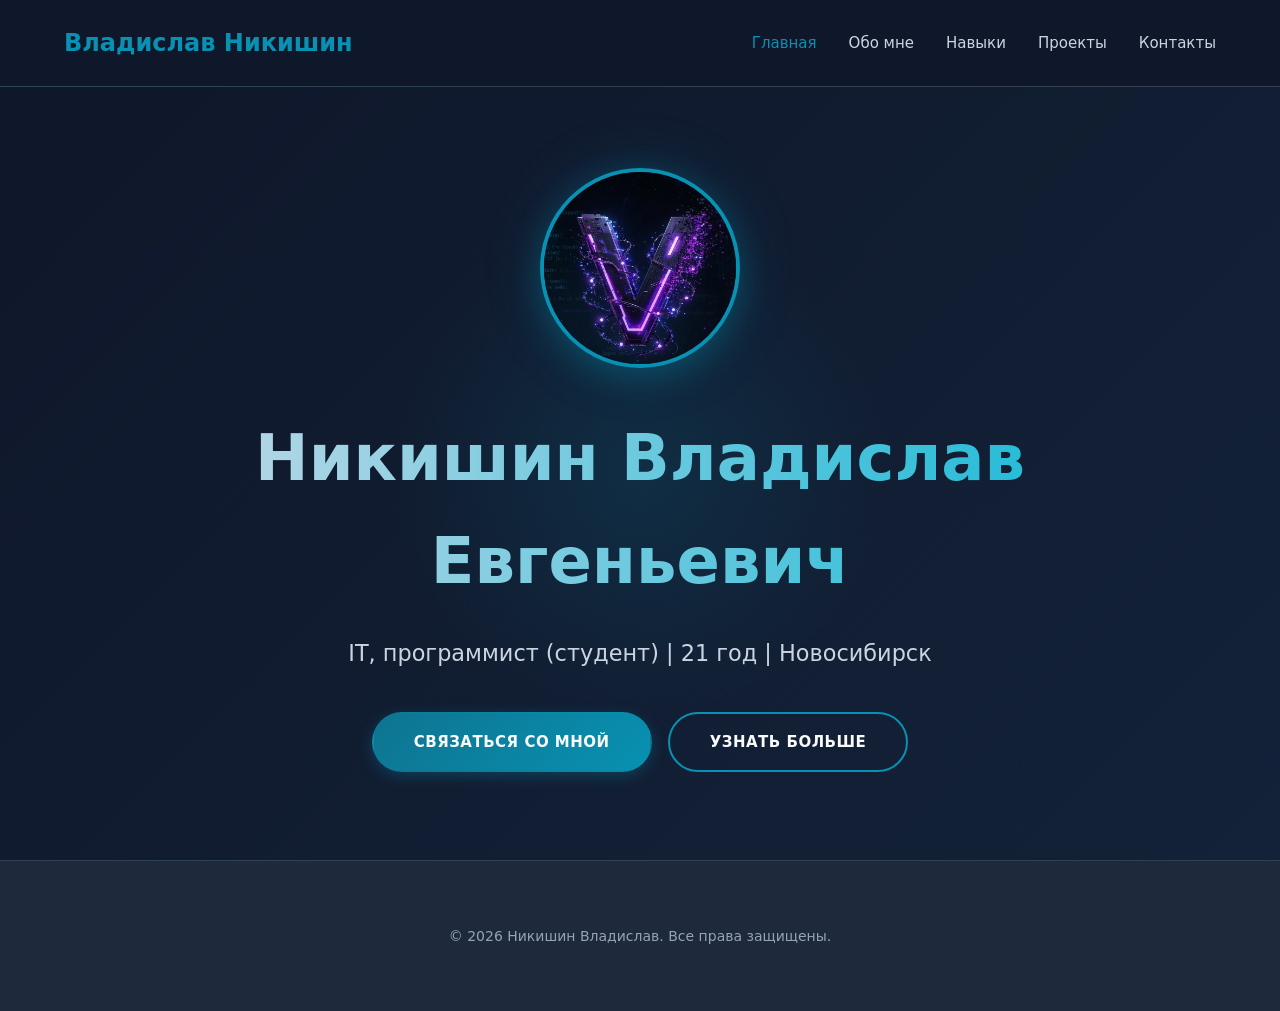
<file: index.html>
<!DOCTYPE html>
<html lang="ru">
<head>
    <meta charset="UTF-8">
    <meta name="viewport" content="width=device-width, initial-scale=1.0">
    <link rel="stylesheet" href="style.css">
    <title>Никишин Владислав — Портфолио</title>
</head>
<body>
    <header class="header" id="header">
        <div class="container">
            <nav class="nav">
                <div class="logo"><a href="index.html">Владислав Никишин</a></div>
                <button class="burger-btn" aria-label="Меню" aria-expanded="false">
                    <span></span>
                    <span></span>
                    <span></span>
                </button>
                <ul class="nav-menu">
                    <li><a href="index.html" class="active">Главная</a></li>
                    <li><a href="about.html">Обо мне</a></li>
                    <li><a href="skills.html">Навыки</a></li>
                    <li><a href="projects.html">Проекты</a></li>
                    <li><a href="contact.html">Контакты</a></li>
                </ul>
            </nav>
        </div>
    </header>

    <main>
        <section class="hero">
            <div class="container">
                <div class="hero-content">
                    <div class="hero-avatar">
                        <img src="images/avatar%20V.png" alt="Никишин Владислав">
                    </div>
                    <h1 class="hero-title">Никишин Владислав Евгеньевич</h1>
                    <p class="hero-subtitle">IT, программист (студент) | 21 год | Новосибирск</p>
                    <div class="hero-buttons">
                        <a href="contact.html" class="btn btn-primary">Связаться со мной</a>
                        <a href="about.html" class="btn btn-secondary">Узнать больше</a>
                    </div>
                </div>
            </div>
        </section>
    </main>

    <footer class="footer">
        <div class="container">
            <p>&copy; 2026 Никишин Владислав. Все права защищены.</p>
        </div>
    </footer>

    <script src="main.js"></script>
</body>
</html>
</file>
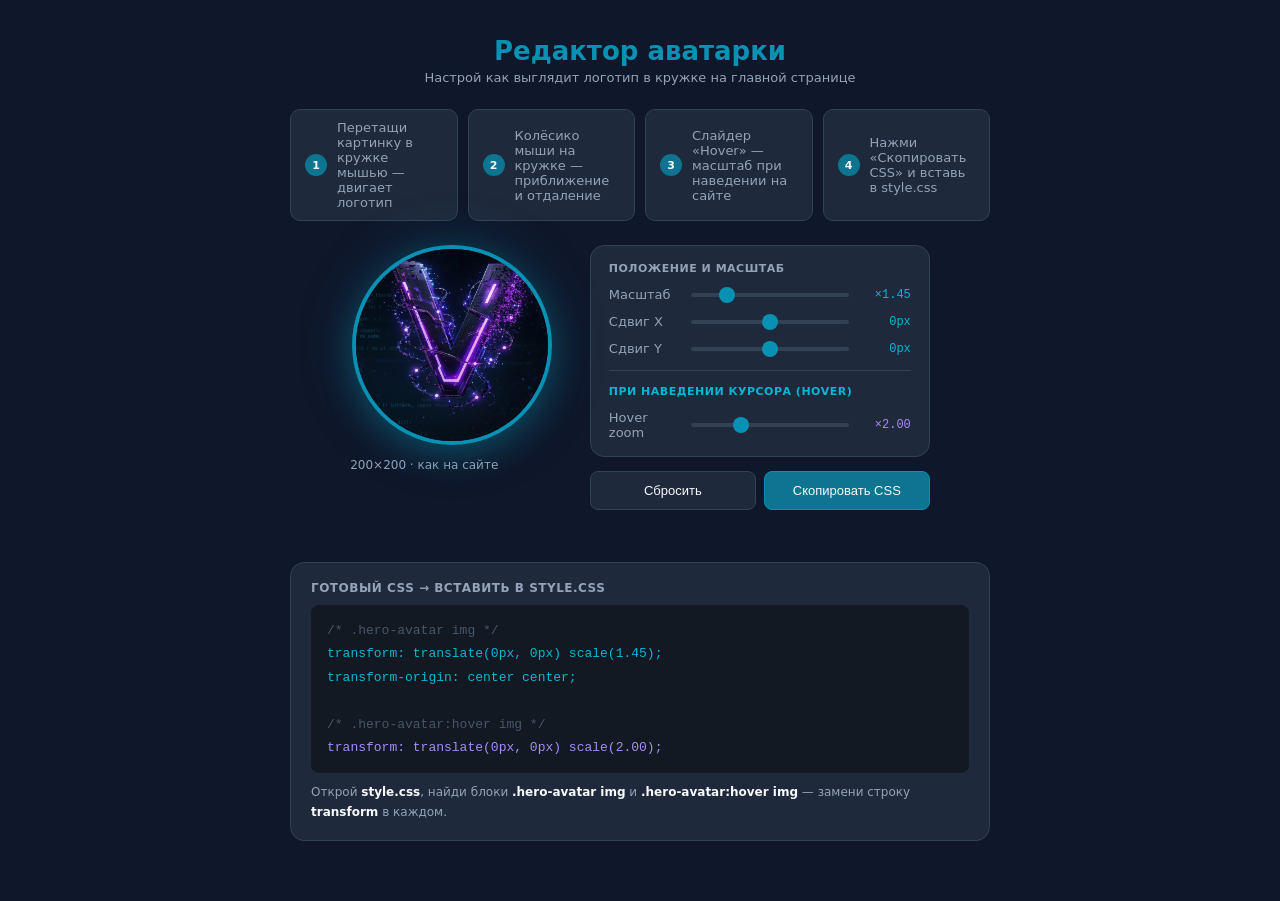
<file: avatar-editor.html>
<!DOCTYPE html>
<html lang="ru">
<head>
    <meta charset="UTF-8">
    <meta name="viewport" content="width=device-width, initial-scale=1.0">
    <title>Редактор аватарки</title>
    <style>
        :root {
            --primary: #0891b2;
            --primary-dark: #0e7490;
            --primary-light: #06b6d4;
            --bg: #0f172a;
            --bg-card: #1e293b;
            --border: #334155;
            --text: #f8fafc;
            --muted: #94a3b8;
            --success: #10b981;
        }

        * { margin: 0; padding: 0; box-sizing: border-box; }

        body {
            background: var(--bg);
            color: var(--text);
            font-family: "Inter", system-ui, -apple-system, sans-serif;
            min-height: 100vh;
            display: flex;
            flex-direction: column;
            align-items: center;
            padding: 36px 20px 60px;
            gap: 24px;
        }

        /* ── Header ── */
        header { text-align: center; }
        header h1 {
            font-size: 26px;
            font-weight: 700;
            color: var(--primary);
            margin-bottom: 4px;
        }
        header p { font-size: 13px; color: var(--muted); }

        /* ── Инструкция ── */
        .instructions {
            display: flex;
            gap: 10px;
            flex-wrap: wrap;
            justify-content: center;
            max-width: 700px;
            width: 100%;
        }

        .step {
            background: var(--bg-card);
            border: 1px solid var(--border);
            border-radius: 10px;
            padding: 10px 14px;
            display: flex;
            align-items: center;
            gap: 10px;
            font-size: 13px;
            color: var(--muted);
            flex: 1;
            min-width: 140px;
        }

        .step-num {
            width: 22px;
            height: 22px;
            border-radius: 50%;
            background: var(--primary-dark);
            color: var(--text);
            font-size: 11px;
            font-weight: 700;
            display: flex;
            align-items: center;
            justify-content: center;
            flex-shrink: 0;
        }

        /* ── Layout ── */
        .layout {
            display: flex;
            gap: 36px;
            align-items: flex-start;
            flex-wrap: wrap;
            justify-content: center;
            width: 100%;
            max-width: 700px;
        }

        /* ── Preview ── */
        .preview-wrap {
            display: flex;
            flex-direction: column;
            align-items: center;
            gap: 10px;
            flex-shrink: 0;
        }

        #circle {
            width: 200px;
            height: 200px;
            border-radius: 50%;
            overflow: hidden;
            border: 4px solid var(--primary);
            box-shadow: 0 8px 32px rgba(8,145,178,.35), 0 0 60px rgba(8,145,178,.2);
            cursor: grab;
            position: relative;
            user-select: none;
            touch-action: none;
        }

        #circle.dragging { cursor: grabbing; }

        #circle img {
            width: 100%;
            height: 100%;
            object-fit: cover;
            transform-origin: center center;
            pointer-events: none;
            display: block;
            transition: transform 0.4s ease;
        }

        .preview-labels {
            display: flex;
            gap: 8px;
            align-items: center;
        }

        .preview-hint { font-size: 12px; color: var(--muted); }

        .hover-badge {
            font-size: 11px;
            background: rgba(8,145,178,.2);
            color: var(--primary-light);
            border: 1px solid var(--primary-dark);
            border-radius: 4px;
            padding: 2px 7px;
            opacity: 0;
            transition: opacity .3s;
        }

        .hover-badge.visible { opacity: 1; }

        /* ── Controls ── */
        .controls {
            display: flex;
            flex-direction: column;
            gap: 14px;
            flex: 1;
            min-width: 260px;
            max-width: 340px;
        }

        .card {
            background: var(--bg-card);
            border: 1px solid var(--border);
            border-radius: 14px;
            padding: 16px 18px;
            display: flex;
            flex-direction: column;
            gap: 12px;
        }

        .card-title {
            font-size: 11px;
            font-weight: 600;
            color: var(--muted);
            text-transform: uppercase;
            letter-spacing: .5px;
        }

        .card-title.accent { color: var(--primary-light); }

        .divider {
            height: 1px;
            background: var(--border);
            margin: 2px 0;
        }

        .row {
            display: flex;
            align-items: center;
            gap: 10px;
        }

        .row label {
            font-size: 13px;
            color: var(--muted);
            width: 72px;
            flex-shrink: 0;
        }

        input[type="range"] {
            flex: 1;
            -webkit-appearance: none;
            height: 4px;
            background: var(--border);
            border-radius: 2px;
            outline: none;
            cursor: pointer;
        }

        input[type="range"]::-webkit-slider-thumb {
            -webkit-appearance: none;
            width: 16px;
            height: 16px;
            border-radius: 50%;
            background: var(--primary);
            cursor: pointer;
            transition: background .2s;
        }

        input[type="range"]::-webkit-slider-thumb:hover { background: var(--primary-light); }

        .badge {
            font-size: 12px;
            font-family: monospace;
            color: var(--primary-light);
            width: 52px;
            text-align: right;
            flex-shrink: 0;
        }

        .badge.hover-color { color: #a78bfa; }

        /* ── Buttons ── */
        .btn-row { display: flex; gap: 8px; }

        .btn {
            flex: 1;
            padding: 11px 14px;
            border-radius: 8px;
            border: 1px solid var(--border);
            background: var(--bg-card);
            color: var(--text);
            cursor: pointer;
            font-size: 13px;
            font-weight: 500;
            transition: all .2s ease;
        }

        .btn:hover { border-color: var(--primary); background: rgba(8,145,178,.1); }
        .btn-primary { background: var(--primary-dark); border-color: var(--primary); }
        .btn-primary:hover { background: var(--primary); }

        /* ── CSS Output ── */
        .css-block {
            background: var(--bg-card);
            border: 1px solid var(--border);
            border-radius: 14px;
            padding: 18px 20px;
            display: flex;
            flex-direction: column;
            gap: 10px;
            width: 100%;
            max-width: 700px;
        }

        .css-header {
            display: flex;
            justify-content: space-between;
            align-items: center;
        }

        .css-label { font-size: 12px; font-weight: 600; color: var(--muted); text-transform: uppercase; letter-spacing: .5px; }

        #copiedBadge {
            font-size: 12px;
            color: var(--success);
            opacity: 0;
            transition: opacity .3s;
        }

        #copiedBadge.show { opacity: 1; }

        pre {
            font-family: "Consolas", "Fira Code", monospace;
            font-size: 13px;
            color: var(--primary-light);
            background: rgba(0,0,0,.4);
            border-radius: 8px;
            padding: 14px 16px;
            line-height: 1.8;
            overflow-x: auto;
        }

        pre .comment { color: #475569; }
        pre .hover-line { color: #a78bfa; }

        .hint { font-size: 12px; color: var(--muted); line-height: 1.6; }
        .hint strong { color: var(--text); }
    </style>
</head>
<body>

<header>
    <h1>Редактор аватарки</h1>
    <p>Настрой как выглядит логотип в кружке на главной странице</p>
</header>

<!-- Инструкция -->
<div class="instructions">
    <div class="step">
        <div class="step-num">1</div>
        Перетащи картинку в кружке мышью — двигает логотип
    </div>
    <div class="step">
        <div class="step-num">2</div>
        Колёсико мыши на кружке — приближение и отдаление
    </div>
    <div class="step">
        <div class="step-num">3</div>
        Слайдер «Hover» — масштаб при наведении на сайте
    </div>
    <div class="step">
        <div class="step-num">4</div>
        Нажми «Скопировать CSS» и вставь в style.css
    </div>
</div>

<div class="layout">

    <!-- Preview -->
    <div class="preview-wrap">
        <div id="circle">
            <img id="avatar" src="images/avatar%20V.png" alt="avatar" draggable="false">
        </div>
        <div class="preview-labels">
            <span class="preview-hint">200×200 · как на сайте</span>
            <span class="hover-badge" id="hoverBadge">hover</span>
        </div>
    </div>

    <!-- Controls -->
    <div class="controls">

        <div class="card">
            <div class="card-title">Положение и масштаб</div>

            <div class="row">
                <label>Масштаб</label>
                <input type="range" id="sSlider" min="0.3" max="6" step="0.01" value="1.45">
                <span class="badge" id="sVal">×1.45</span>
            </div>

            <div class="row">
                <label>Сдвиг X</label>
                <input type="range" id="xSlider" min="-300" max="300" step="1" value="0">
                <span class="badge" id="xVal">0px</span>
            </div>

            <div class="row">
                <label>Сдвиг Y</label>
                <input type="range" id="ySlider" min="-300" max="300" step="1" value="0">
                <span class="badge" id="yVal">0px</span>
            </div>

            <div class="divider"></div>

            <div class="card-title accent">При наведении курсора (hover)</div>

            <div class="row">
                <label>Hover zoom</label>
                <input type="range" id="hSlider" min="0.3" max="6" step="0.01" value="2.0">
                <span class="badge hover-color" id="hVal">×2.00</span>
            </div>
        </div>

        <div class="btn-row">
            <button class="btn" id="resetBtn">Сбросить</button>
            <button class="btn btn-primary" id="copyBtn">Скопировать CSS</button>
        </div>
        <span id="copiedBadge">✓ Скопировано в буфер обмена</span>
    </div>
</div>

<!-- CSS Output -->
<div class="css-block">
    <div class="css-header">
        <span class="css-label">Готовый CSS → вставить в style.css</span>
        <span id="copiedBadge2" style="font-size:12px;color:var(--success);opacity:0;transition:opacity .3s"></span>
    </div>
    <pre id="cssOut"></pre>
    <p class="hint">
        Открой <strong>style.css</strong>, найди блоки
        <strong>.hero-avatar img</strong> и <strong>.hero-avatar:hover img</strong>
        — замени строку <strong>transform</strong> в каждом.
    </p>
</div>

<script>
    const circle      = document.getElementById('circle');
    const avatar      = document.getElementById('avatar');
    const sSlider     = document.getElementById('sSlider');
    const xSlider     = document.getElementById('xSlider');
    const ySlider     = document.getElementById('ySlider');
    const hSlider     = document.getElementById('hSlider');
    const sVal        = document.getElementById('sVal');
    const xVal        = document.getElementById('xVal');
    const yVal        = document.getElementById('yVal');
    const hVal        = document.getElementById('hVal');
    const cssOut      = document.getElementById('cssOut');
    const copiedBadge = document.getElementById('copiedBadge');
    const hoverBadge  = document.getElementById('hoverBadge');

    let s  = 1.45;
    let tx = 0;
    let ty = 0;
    let hs = 2.0;
    let isHovering = false;

    let dragging = false;
    let dragX0 = 0, dragY0 = 0, txAtDrag = 0, tyAtDrag = 0;

    function clamp(v, lo, hi) { return Math.max(lo, Math.min(hi, v)); }

    function applyTransform(scale) {
        avatar.style.transform       = `translate(${tx}px, ${ty}px) scale(${scale})`;
        avatar.style.transformOrigin = 'center center';
    }

    function render() {
        s  = clamp(s,  0.3, 6);
        tx = clamp(tx, -300, 300);
        ty = clamp(ty, -300, 300);
        hs = clamp(hs, 0.3, 6);

        applyTransform(isHovering ? hs : s);

        sSlider.value = s;
        xSlider.value = tx;
        ySlider.value = ty;
        hSlider.value = hs;

        sVal.textContent = `×${s.toFixed(2)}`;
        xVal.textContent = `${Math.round(tx)}px`;
        yVal.textContent = `${Math.round(ty)}px`;
        hVal.textContent = `×${hs.toFixed(2)}`;

        const txR = Math.round(tx), tyR = Math.round(ty);
        cssOut.innerHTML =
`<span class="comment">/* .hero-avatar img */</span>
transform: translate(${txR}px, ${tyR}px) scale(${s.toFixed(2)});
transform-origin: center center;

<span class="comment">/* .hero-avatar:hover img */</span>
<span class="hover-line">transform: translate(${txR}px, ${tyR}px) scale(${hs.toFixed(2)});</span>`;
    }

    // ── hover preview ──
    circle.addEventListener('mouseenter', () => {
        if (dragging) return;
        isHovering = true;
        hoverBadge.classList.add('visible');
        applyTransform(hs);
    });

    circle.addEventListener('mouseleave', () => {
        isHovering = false;
        hoverBadge.classList.remove('visible');
        applyTransform(s);
    });

    // ── mouse drag ──
    circle.addEventListener('mousedown', e => {
        if (e.button !== 0) return;
        dragging = true;
        isHovering = false;
        dragX0   = e.clientX; dragY0   = e.clientY;
        txAtDrag = tx;        tyAtDrag = ty;
        circle.classList.add('dragging');
        e.preventDefault();
    });

    window.addEventListener('mousemove', e => {
        if (!dragging) return;
        tx = txAtDrag + (e.clientX - dragX0);
        ty = tyAtDrag + (e.clientY - dragY0);
        render();
    });

    window.addEventListener('mouseup', () => {
        dragging = false;
        circle.classList.remove('dragging');
    });

    // ── touch drag ──
    circle.addEventListener('touchstart', e => {
        const t = e.touches[0];
        dragging = true;
        dragX0   = t.clientX; dragY0   = t.clientY;
        txAtDrag = tx;        tyAtDrag = ty;
        e.preventDefault();
    }, { passive: false });

    window.addEventListener('touchmove', e => {
        if (!dragging) return;
        const t = e.touches[0];
        tx = txAtDrag + (t.clientX - dragX0);
        ty = tyAtDrag + (t.clientY - dragY0);
        render();
    });

    window.addEventListener('touchend', () => { dragging = false; });

    // ── wheel zoom ──
    circle.addEventListener('wheel', e => {
        e.preventDefault();
        s += e.deltaY > 0 ? -0.08 : 0.08;
        render();
    }, { passive: false });

    // ── sliders ──
    sSlider.addEventListener('input', () => { s  = parseFloat(sSlider.value); render(); });
    xSlider.addEventListener('input', () => { tx = parseInt(xSlider.value);   render(); });
    ySlider.addEventListener('input', () => { ty = parseInt(ySlider.value);   render(); });
    hSlider.addEventListener('input', () => { hs = parseFloat(hSlider.value); render(); });

    // ── buttons ──
    document.getElementById('resetBtn').addEventListener('click', () => {
        s = 1; tx = 0; ty = 0; hs = 1.2; render();
    });

    function showCopied(el) {
        el.textContent = '✓ Скопировано!';
        el.style.opacity = 1;
        setTimeout(() => { el.style.opacity = 0; }, 2500);
    }

    document.getElementById('copyBtn').addEventListener('click', () => {
        const text = cssOut.innerText;
        navigator.clipboard.writeText(text).then(() => {
            showCopied(copiedBadge);
        });
    });

    render();
</script>
</body>
</html>
</file>
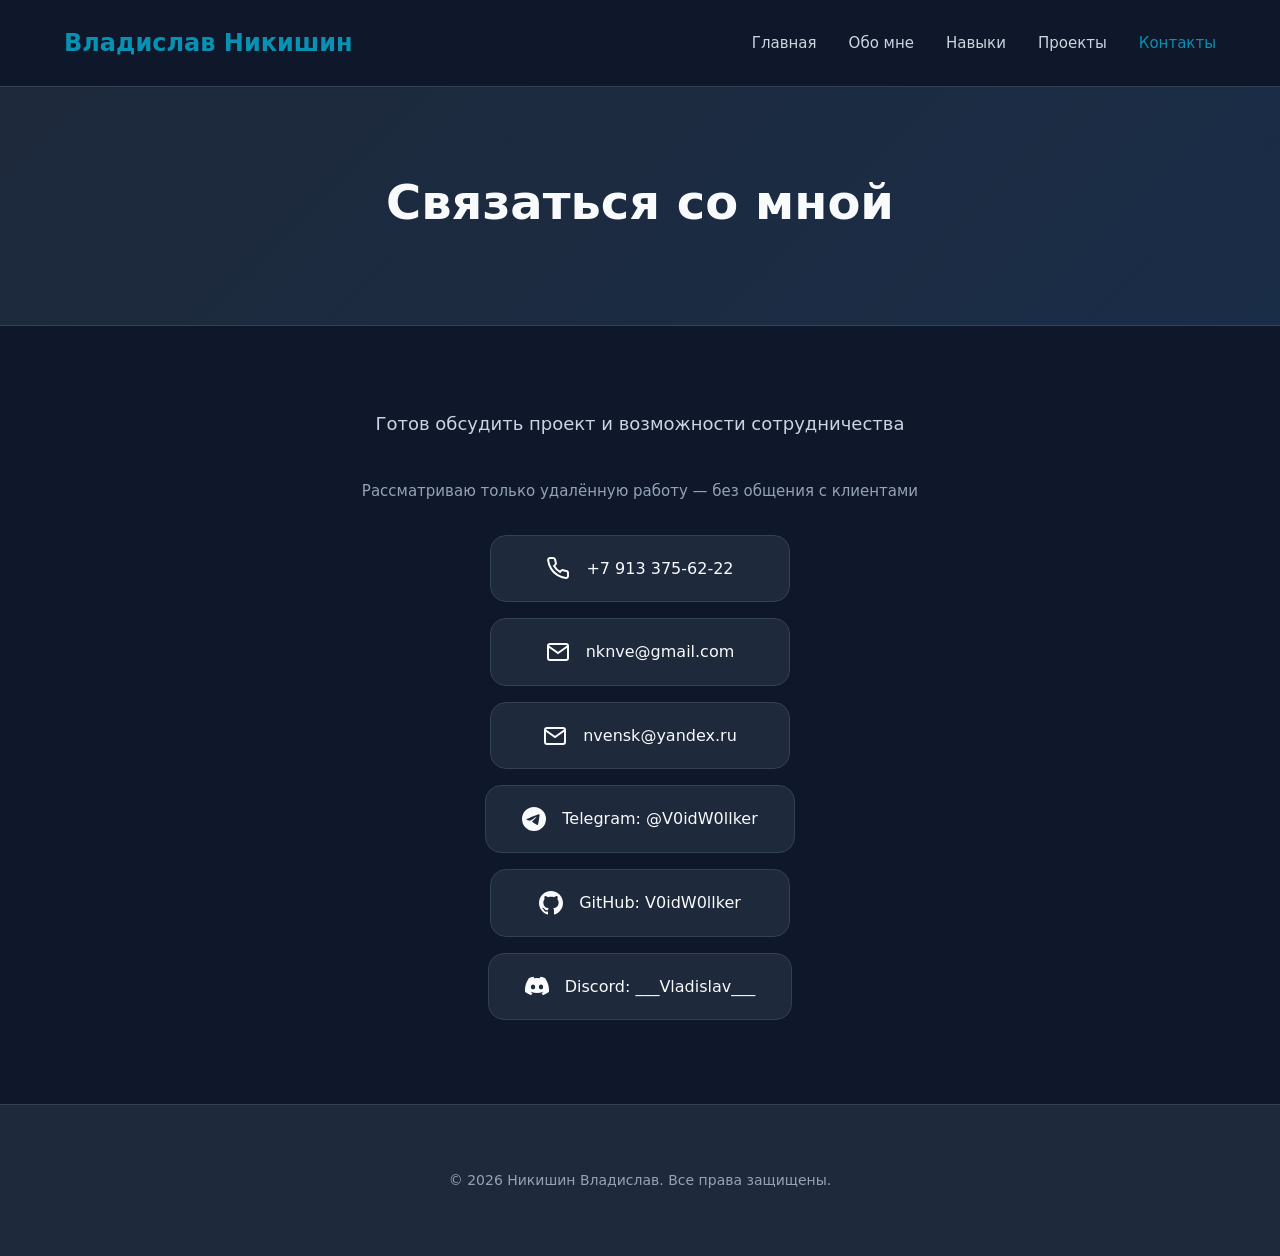
<file: contact.html>
<!DOCTYPE html>
<html lang="ru">
<head>
    <meta charset="UTF-8">
    <meta name="viewport" content="width=device-width, initial-scale=1.0">
    <link rel="stylesheet" href="style.css">
    <title>Контакты — Никишин Владислав</title>
</head>
<body>
    <header class="header" id="header">
        <div class="container">
            <nav class="nav">
                <div class="logo"><a href="index.html">Владислав Никишин</a></div>
                <button class="burger-btn" aria-label="Меню" aria-expanded="false">
                    <span></span>
                    <span></span>
                    <span></span>
                </button>
                <ul class="nav-menu">
                    <li><a href="index.html">Главная</a></li>
                    <li><a href="about.html">Обо мне</a></li>
                    <li><a href="skills.html">Навыки</a></li>
                    <li><a href="projects.html">Проекты</a></li>
                    <li><a href="contact.html" class="active">Контакты</a></li>
                </ul>
            </nav>
        </div>
    </header>

    <main>
        <section class="page-hero">
            <div class="container">
                <h1 class="page-title">Связаться со мной</h1>
            </div>
        </section>

        <section class="contact-page">
            <div class="container">
                <div class="contact-content">
                    <p>Готов обсудить проект и возможности сотрудничества</p>
                    <p style="font-size: 15px; color: var(--text-muted); margin-bottom: 32px;">Рассматриваю только удалённую работу — без общения с клиентами</p>
                    <div class="contact-links">
                        <a href="tel:+79133756222" class="contact-link">
                            <svg width="24" height="24" viewBox="0 0 24 24" fill="none" stroke="currentColor" stroke-width="2">
                                <path d="M22 16.92v3a2 2 0 0 1-2.18 2 19.79 19.79 0 0 1-8.63-3.07 19.5 19.5 0 0 1-6-6 19.79 19.79 0 0 1-3.07-8.67A2 2 0 0 1 4.11 2h3a2 2 0 0 1 2 1.72 12.84 12.84 0 0 0 .7 2.81 2 2 0 0 1-.45 2.11L8.09 9.91a16 16 0 0 0 6 6l1.27-1.27a2 2 0 0 1 2.11-.45 12.84 12.84 0 0 0 2.81.7A2 2 0 0 1 22 16.92z"></path>
                            </svg>
                            +7 913 375-62-22
                        </a>

                        <a href="mailto:nknve@gmail.com" class="contact-link">
                            <svg width="24" height="24" viewBox="0 0 24 24" fill="none" stroke="currentColor" stroke-width="2">
                                <path d="M4 4h16c1.1 0 2 .9 2 2v12c0 1.1-.9 2-2 2H4c-1.1 0-2-.9-2-2V6c0-1.1.9-2 2-2z"></path>
                                <polyline points="22,6 12,13 2,6"></polyline>
                            </svg>
                            nknve@gmail.com
                        </a>

                        <a href="mailto:nvensk@yandex.ru" class="contact-link">
                            <svg width="24" height="24" viewBox="0 0 24 24" fill="none" stroke="currentColor" stroke-width="2">
                                <path d="M4 4h16c1.1 0 2 .9 2 2v12c0 1.1-.9 2-2 2H4c-1.1 0-2-.9-2-2V6c0-1.1.9-2 2-2z"></path>
                                <polyline points="22,6 12,13 2,6"></polyline>
                            </svg>
                            nvensk@yandex.ru
                        </a>

                        <a href="https://t.me/V0idW0llker" target="_blank" class="contact-link">
                            <svg width="24" height="24" viewBox="0 0 24 24" fill="currentColor">
                                <path d="M11.944 0A12 12 0 0 0 0 12a12 12 0 0 0 12 12 12 12 0 0 0 12-12A12 12 0 0 0 12 0a12 12 0 0 0-.056 0zm4.962 7.224c.1-.002.321.023.465.14a.506.506 0 0 1 .171.325c.016.093.036.306.02.472-.18 1.898-.962 6.502-1.36 8.627-.168.9-.499 1.201-.82 1.23-.696.065-1.225-.46-1.9-.902-1.056-.693-1.653-1.124-2.678-1.8-1.185-.78-.417-1.21.258-1.91.177-.184 3.247-2.977 3.307-3.23.007-.032.014-.15-.056-.212s-.174-.041-.249-.024c-.106.024-1.793 1.14-5.061 3.345-.48.33-.913.49-1.302.48-.428-.008-1.252-.241-1.865-.44-.752-.245-1.349-.374-1.297-.789.027-.216.325-.437.893-.663 3.498-1.524 5.83-2.529 6.998-3.014 3.332-1.386 4.025-1.627 4.476-1.635z"/>
                            </svg>
                            Telegram: @V0idW0llker
                        </a>

                        <a href="https://github.com/V0idW0llker" target="_blank" class="contact-link">
                            <svg width="24" height="24" viewBox="0 0 24 24" fill="currentColor">
                                <path d="M12 0c-6.626 0-12 5.373-12 12 0 5.302 3.438 9.8 8.207 11.387.599.111.793-.261.793-.577v-2.234c-3.338.726-4.033-1.416-4.033-1.416-.546-1.387-1.333-1.756-1.333-1.756-1.089-.745.083-.729.083-.729 1.205.084 1.839 1.237 1.839 1.237 1.07 1.834 2.807 1.304 3.492.997.107-.775.418-1.305.762-1.604-2.665-.305-5.467-1.334-5.467-5.931 0-1.311.469-2.381 1.236-3.221-.124-.303-.535-1.524.117-3.176 0 0 1.008-.322 3.301 1.23.957-.266 1.983-.399 3.003-.404 1.02.005 2.047.138 3.006.404 2.291-1.552 3.297-1.23 3.297-1.23.653 1.653.242 2.874.118 3.176.77.84 1.235 1.911 1.235 3.221 0 4.609-2.807 5.624-5.479 5.921.43.372.823 1.102.823 2.222v3.293c0 .319.192.694.801.576 4.765-1.589 8.199-6.086 8.199-11.386 0-6.627-5.373-12-12-12z"/>
                            </svg>
                            GitHub: V0idW0llker
                        </a>

                        <div class="contact-link discord-link" id="discord-btn" style="cursor: pointer;">
                            <svg width="24" height="24" viewBox="0 0 24 24" fill="currentColor">
                                <path d="M20.317 4.37a19.791 19.791 0 0 0-4.885-1.515.074.074 0 0 0-.079.037c-.21.375-.444.864-.608 1.25a18.27 18.27 0 0 0-5.487 0 12.64 12.64 0 0 0-.617-1.25.077.077 0 0 0-.079-.037A19.736 19.736 0 0 0 3.677 4.37a.07.07 0 0 0-.032.027C.533 9.046-.32 13.58.099 18.057a.082.082 0 0 0 .031.057 19.9 19.9 0 0 0 5.993 3.03.078.078 0 0 0 .084-.028 14.09 14.09 0 0 0 1.226-1.994.076.076 0 0 0-.041-.106 13.107 13.107 0 0 1-1.872-.892.077.077 0 0 1-.008-.128 10.2 10.2 0 0 0 .372-.292.074.074 0 0 1 .077-.01c3.928 1.793 8.18 1.793 12.062 0a.074.074 0 0 1 .078.01c.12.098.246.198.373.292a.077.077 0 0 1-.006.127 12.299 12.299 0 0 1-1.873.892.077.077 0 0 0-.041.107c.36.698.772 1.362 1.225 1.993a.076.076 0 0 0 .084.028 19.839 19.839 0 0 0 6.002-3.03.077.077 0 0 0 .032-.054c.5-5.177-.838-9.674-3.549-13.66a.061.061 0 0 0-.031-.03zM8.02 15.33c-1.183 0-2.157-1.085-2.157-2.419 0-1.333.956-2.419 2.157-2.419 1.21 0 2.176 1.096 2.157 2.42 0 1.333-.956 2.418-2.157 2.418zm7.975 0c-1.183 0-2.157-1.085-2.157-2.419 0-1.333.955-2.419 2.157-2.419 1.21 0 2.176 1.096 2.157 2.42 0 1.333-.946 2.418-2.157 2.418z"/>
                            </svg>
                            Discord: ___Vladislav___
                        </div>
                    </div>
                </div>
            </div>
        </section>
    </main>

    <footer class="footer">
        <div class="container">
            <p>&copy; 2026 Никишин Владислав. Все права защищены.</p>
        </div>
    </footer>

    <script src="main.js"></script>
</body>
</html>
</file>
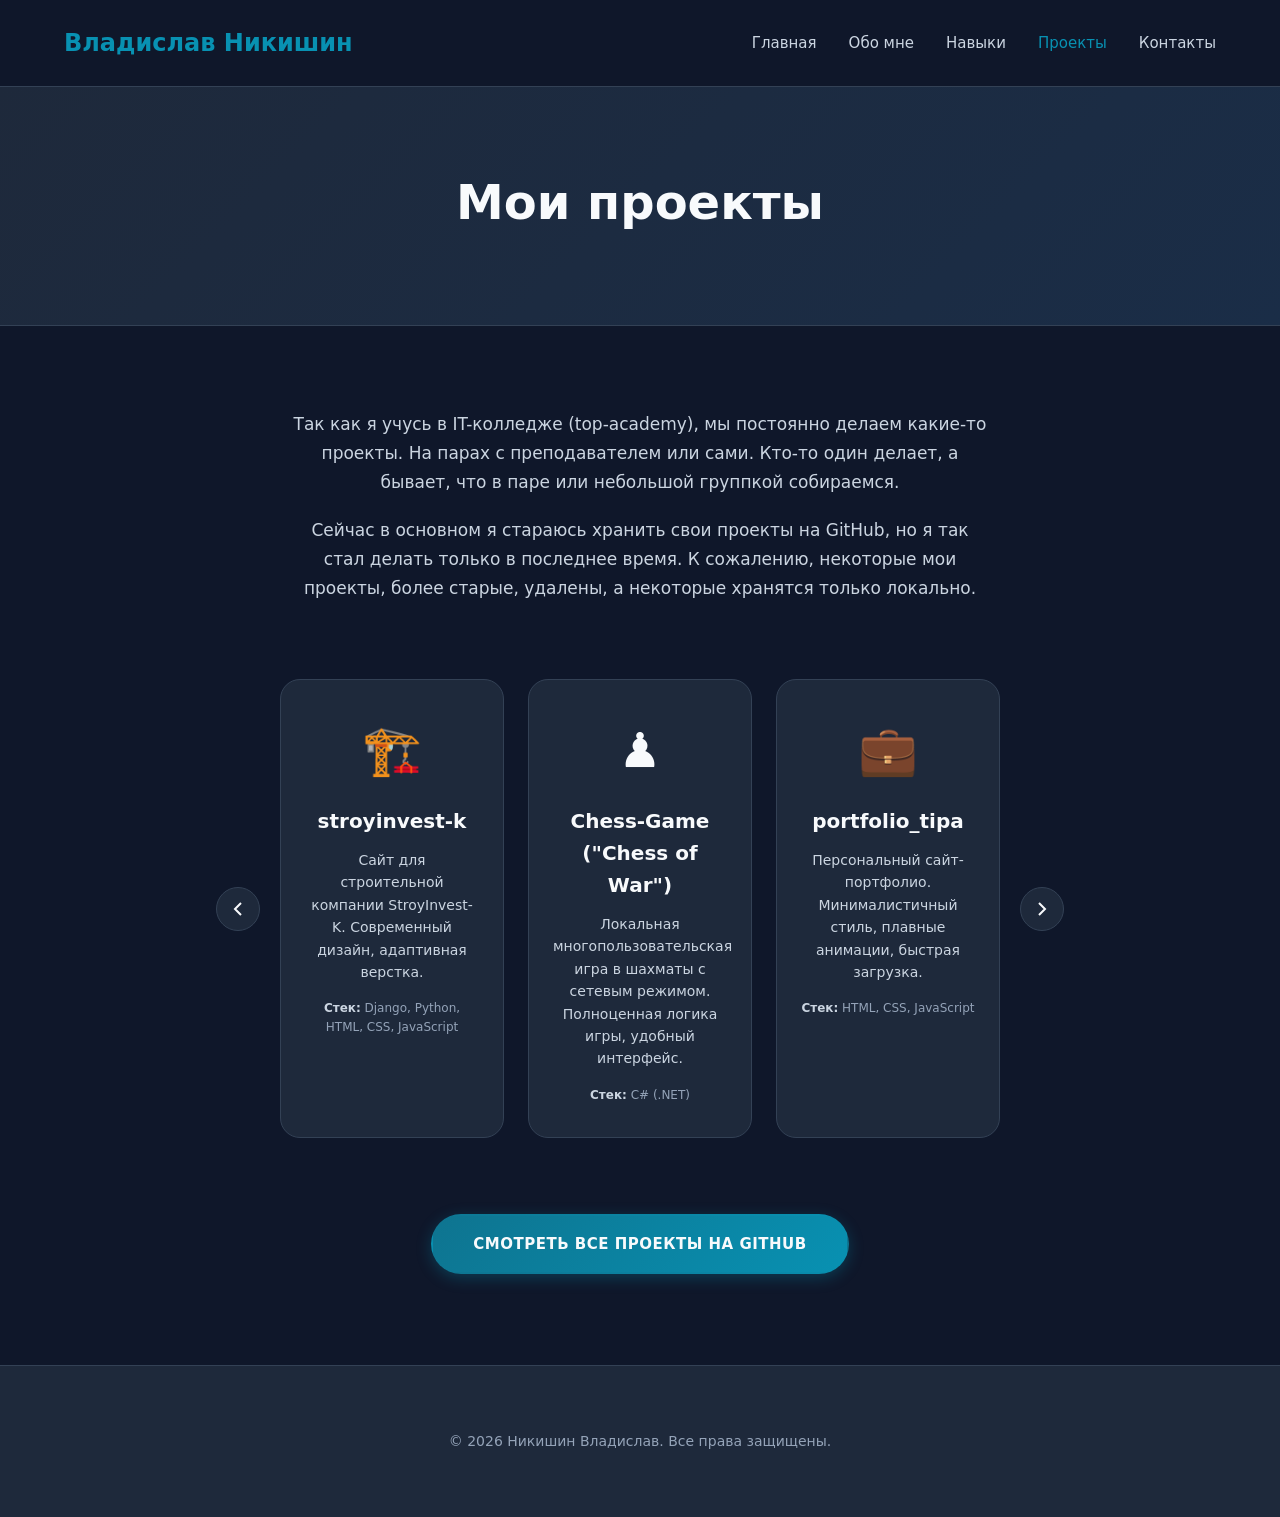
<file: projects.html>
<!DOCTYPE html>
<html lang="ru">
<head>
    <meta charset="UTF-8">
    <meta name="viewport" content="width=device-width, initial-scale=1.0">
    <link rel="stylesheet" href="style.css">
    <title>Проекты — Никишин Владислав</title>
</head>
<body>
    <header class="header" id="header">
        <div class="container">
            <nav class="nav">
                <div class="logo"><a href="index.html">Владислав Никишин</a></div>
                <button class="burger-btn" aria-label="Меню" aria-expanded="false">
                    <span></span>
                    <span></span>
                    <span></span>
                </button>
                <ul class="nav-menu">
                    <li><a href="index.html">Главная</a></li>
                    <li><a href="about.html">Обо мне</a></li>
                    <li><a href="skills.html">Навыки</a></li>
                    <li><a href="projects.html" class="active">Проекты</a></li>
                    <li><a href="contact.html">Контакты</a></li>
                </ul>
            </nav>
        </div>
    </header>

    <main>
        <section class="page-hero">
            <div class="container">
                <h1 class="page-title">Мои проекты</h1>
            </div>
        </section>

        <section class="projects-page">
            <div class="container">
                <div class="projects-text">
                    <p>Так как я учусь в IT-колледже (top-academy), мы постоянно делаем какие-то проекты. На парах с преподавателем или сами. Кто-то один делает, а бывает, что в паре или небольшой группкой собираемся.</p>
                    <p>Сейчас в основном я стараюсь хранить свои проекты на GitHub, но я так стал делать только в последнее время. К сожалению, некоторые мои проекты, более старые, удалены, а некоторые хранятся только локально.</p>
                </div>

                <div class="projects-carousel" aria-label="Карусель проектов">
                    <button class="carousel-btn carousel-btn--prev" type="button" aria-label="Предыдущие проекты">
                        <svg width="24" height="24" viewBox="0 0 24 24" fill="none" stroke="currentColor" stroke-width="2" aria-hidden="true">
                            <polyline points="15 18 9 12 15 6"></polyline>
                        </svg>
                    </button>

                    <div class="carousel-container">
                        <div class="carousel-track">
                            <a href="https://github.com/V0idW0llker/stroyinvest-k" class="project-card" target="_blank" rel="noopener">
                                <div class="project-icon">🏗️</div>
                                <h3 class="project-title">stroyinvest-k</h3>
                                <p class="project-desc">Сайт для строительной компании <em>StroyInvest-K</em>. Современный дизайн, адаптивная верстка.</p>
                                <p class="project-stack"><span>Стек:</span> Django, Python, HTML, CSS, JavaScript</p>
                            </a>

                            <a href="https://github.com/V0idW0llker/Chess-Game" class="project-card" target="_blank" rel="noopener">
                                <div class="project-icon">♟️</div>
                                <h3 class="project-title">Chess-Game ("Chess of War")</h3>
                                <p class="project-desc">Локальная многопользовательская игра в шахматы с сетевым режимом. Полноценная логика игры, удобный интерфейс.</p>
                                <p class="project-stack"><span>Стек:</span> C# (.NET)</p>
                            </a>

                            <a href="https://github.com/V0idW0llker/inthernet_portfolio" class="project-card" target="_blank" rel="noopener">
                                <div class="project-icon">💼</div>
                                <h3 class="project-title">portfolio_tipa</h3>
                                <p class="project-desc">Персональный сайт-портфолио. Минималистичный стиль, плавные анимации, быстрая загрузка.</p>
                                <p class="project-stack"><span>Стек:</span> HTML, CSS, JavaScript</p>
                            </a>

                            <a href="https://github.com/V0idW0llker/Inversiy_demo" class="project-card" target="_blank" rel="noopener">
                                <div class="project-icon">👕</div>
                                <h3 class="project-title">Inversiy_demo</h3>
                                <p class="project-desc">Демо-версия интернет-магазина одежды. Каталог товаров, корзина, фильтрация.</p>
                                <p class="project-stack"><span>Стек:</span> HTML, CSS, JavaScript</p>
                            </a>

                            <a href="https://github.com/Expos1tor/Veyra-Altura" class="project-card" target="_blank" rel="noopener">
                                <div class="project-icon">⌚</div>
                                <h3 class="project-title">Veyra-Altura <span class="project-badge">участие ограничено</span></h3>
                                <p class="project-desc">Виджет для отслеживания времени на устройстве. Участие в проекте было частичным — детали стека и архитектуры неизвестны.</p>
                            </a>
                        </div>
                    </div>

                    <button class="carousel-btn carousel-btn--next" type="button" aria-label="Следующие проекты">
                        <svg width="24" height="24" viewBox="0 0 24 24" fill="none" stroke="currentColor" stroke-width="2" aria-hidden="true">
                            <polyline points="9 18 15 12 9 6"></polyline>
                        </svg>
                    </button>
                </div>

                <div style="text-align: center; margin-top: 40px;">
                    <a href="https://github.com/V0idW0llker?tab=repositories" class="btn btn-primary" target="_blank" rel="noopener">
                        Смотреть все проекты на GitHub
                    </a>
                </div>
            </div>
        </section>
    </main>

    <footer class="footer">
        <div class="container">
            <p>&copy; 2026 Никишин Владислав. Все права защищены.</p>
        </div>
    </footer>

    <script src="main.js"></script>
</body>
</html>
</file>
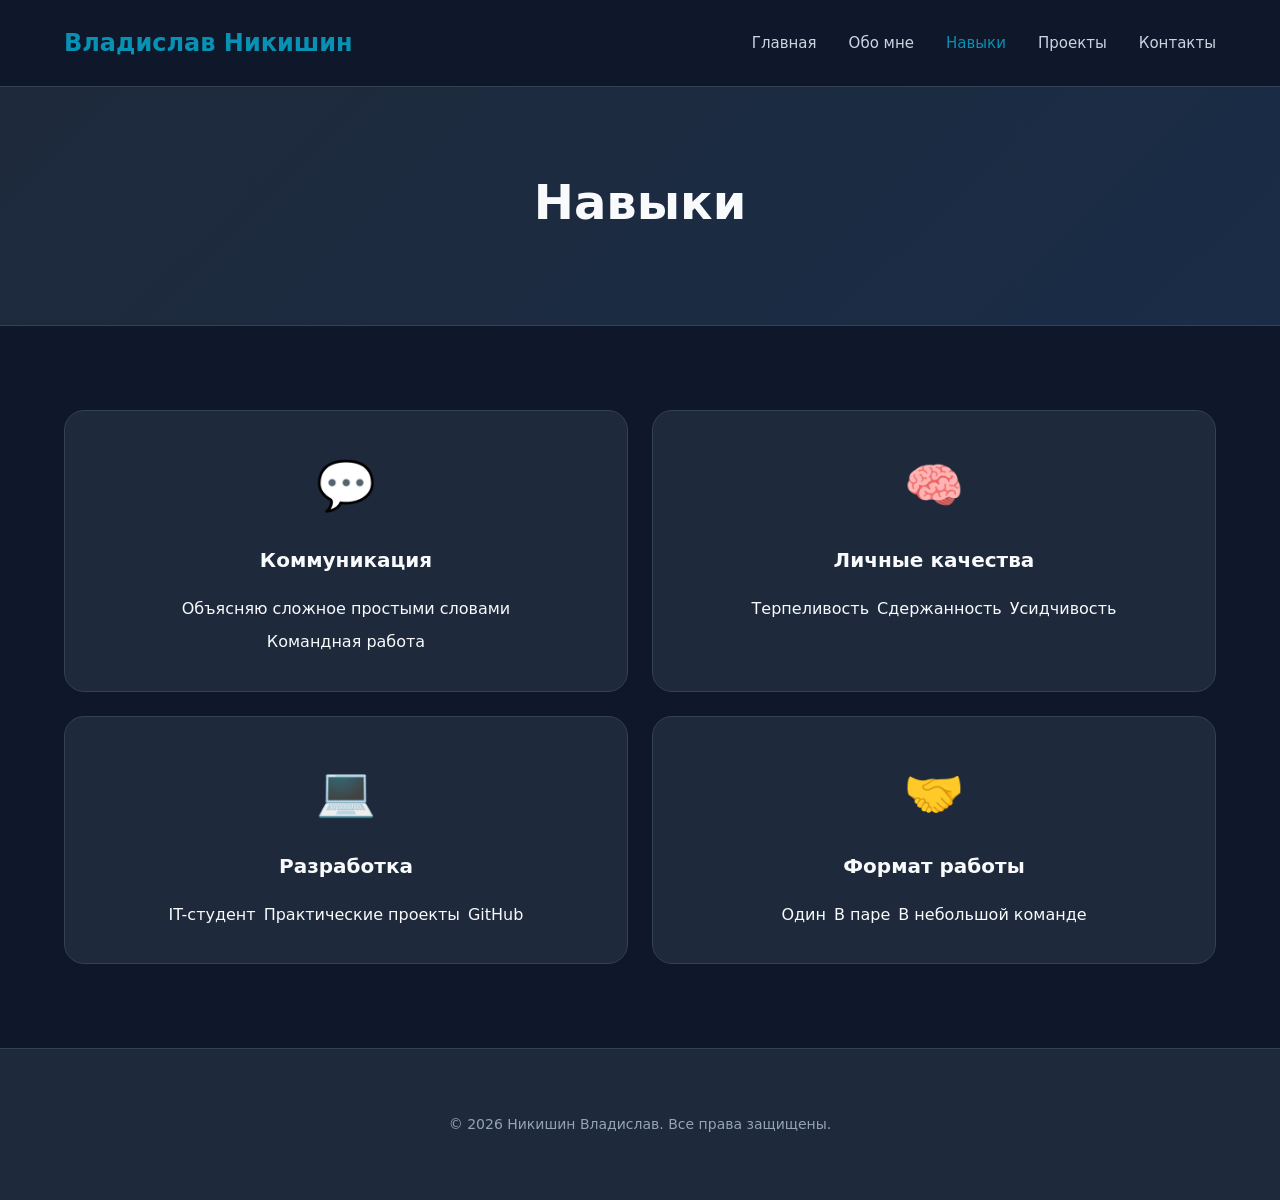
<file: skills.html>
<!DOCTYPE html>
<html lang="ru">
<head>
    <meta charset="UTF-8">
    <meta name="viewport" content="width=device-width, initial-scale=1.0">
    <link rel="stylesheet" href="style.css">
    <title>Навыки — Никишин Владислав</title>
</head>
<body>
    <header class="header" id="header">
        <div class="container">
            <nav class="nav">
                <div class="logo"><a href="index.html">Владислав Никишин</a></div>
                <button class="burger-btn" aria-label="Меню" aria-expanded="false">
                    <span></span>
                    <span></span>
                    <span></span>
                </button>
                <ul class="nav-menu">
                    <li><a href="index.html">Главная</a></li>
                    <li><a href="about.html">Обо мне</a></li>
                    <li><a href="skills.html" class="active">Навыки</a></li>
                    <li><a href="projects.html">Проекты</a></li>
                    <li><a href="contact.html">Контакты</a></li>
                </ul>
            </nav>
        </div>
    </header>

    <main>
        <section class="page-hero">
            <div class="container">
                <h1 class="page-title">Навыки</h1>
            </div>
        </section>

        <section class="skills-page">
            <div class="container">
                <div class="skills-grid">
                    <div class="skills-card">
                        <div class="skill-icon">💬</div>
                        <h3>Коммуникация</h3>
                        <div class="skill-tags">
                            <span class="tag">Объясняю сложное простыми словами</span>
                            <span class="tag">Командная работа</span>
                        </div>
                    </div>
                    
                    <div class="skills-card">
                        <div class="skill-icon">🧠</div>
                        <h3>Личные качества</h3>
                        <div class="skill-tags">
                            <span class="tag">Терпеливость</span>
                            <span class="tag">Сдержанность</span>
                            <span class="tag">Усидчивость</span>
                        </div>
                    </div>
                    
                    <div class="skills-card">
                        <div class="skill-icon">💻</div>
                        <h3>Разработка</h3>
                        <div class="skill-tags">
                            <span class="tag">IT-студент</span>
                            <span class="tag">Практические проекты</span>
                            <span class="tag">GitHub</span>
                        </div>
                    </div>
                    
                    <div class="skills-card">
                        <div class="skill-icon">🤝</div>
                        <h3>Формат работы</h3>
                        <div class="skill-tags">
                            <span class="tag">Один</span>
                            <span class="tag">В паре</span>
                            <span class="tag">В небольшой команде</span>
                        </div>
                    </div>
                </div>
            </div>
        </section>
    </main>

    <footer class="footer">
        <div class="container">
            <p>&copy; 2026 Никишин Владислав. Все права защищены.</p>
        </div>
    </footer>

    <script src="main.js"></script>
</body>
</html>
</file>
<file: style.css>
:root{
    --primary-color: #0891b2;
    --primary-dark: #0e7490;
    --primary-light: #06b6d4;
    --secondary-color:#0f172a;
    --text-primary: #f8fafc;
    --text-secondary: #cbd5e1;
    --text-muted: #94a3b8;
    --bg-primary: #0f172a;
    --bg-secondary: #1e293b;
    --bg-card: #1e293b;
    --border-color: #334155;
    --success: #10b981;
    --error: #ef4444;
    --warning: #f59e0b;

    font-family: "Inter", system-ui, -apple-system, BlinkMacSystemFont, 'Segoe UI', Roboto, Oxygen, Ubuntu, Cantarell, 'Open Sans', 'Helvetica Neue', sans-serif;
    line-height: 1.6;
    font-weight: 400;

    font-synthesis: none;
    text-rendering: optimizeLegibility;
    -webkit-font-smoothing: antialiased;
    -moz-osx-font-smoothing: grayscale;
}

*{
    margin: 0;
    padding: 0;
    box-sizing: border-box;
}

html{
    scroll-behavior: smooth;
}

body{
    color: var(--text-primary);
    background-color: var(--bg-primary);
    min-width: 320px;
    overflow-x: hidden;
}

.container{
    max-width: 1200px;
    padding: 24px;
    margin: 0 auto;
}

.header{
    position: fixed;
    top: 0;
    right: 0;
    left: 0;
    z-index: 100;
    background: var(--bg-primary);
    backdrop-filter: blur(15px);
    border-bottom: 1px solid var(--border-color);
}

.nav{
    display: flex;
    justify-content: space-between;
    align-items: center;
}

.logo{
    font-size: 24px;
    font-weight: 700;
    color: var(--primary-color);
    transition: transform 0.3s ease;
}

.logo:hover {
    transform: scale(1.05);
}

.nav-menu{
    display: flex;
    list-style: none;
    gap: 32px;
}


.nav-menu a{
    text-decoration: none;
    color: var(--text-secondary);
    font-size: 15px;
    font-weight: 500;
    transition: all 0.3s ease-in-out;
    position: relative;
}

.nav-menu a:hover{
    color: var(--primary-color);
}

.nav-menu a::after{
    content: "";
    width:0;
    height: 2px;
    background-color: var(--primary-color);
    position: absolute;
    bottom: -4px;
    left: 0;
    transition: width 0.35s ease-in-out;
}

.nav-menu a:hover::after{
    width: 100%;
}

.nav-menu a.active{
    color: var(--primary-color);
}

main{
    margin-top: 80px;
}

/* Page hero for multi-page site */
.page-hero{
    background: linear-gradient(135deg, var(--bg-secondary) 0%, #1a2d47 50%, var(--bg-secondary) 100%);
    background-size: 200% 200%;
    animation: bg-shift 4s ease-in-out infinite;
    padding: 60px 0;
    text-align: center;
    border-bottom: 1px solid var(--border-color);
}

.page-title{
    font-size: clamp(2rem, 4vw, 3rem);
    font-weight: 700;
    color: var(--text-primary);
    margin: 0;
}

.hero-buttons{
    display: flex;
    gap: 16px;
    justify-content: center;
    flex-wrap: wrap;
}

.btn-secondary{
    background: transparent;
    color: var(--primary-color);
    border: 2px solid var(--primary-color);
}

.btn-secondary:hover{
    background: var(--primary-color);
    color: var(--bg-primary);
}

.hero{
    display: flex;
    justify-content: center;
    align-items: center;
    min-height: calc(100vh - 120px);
    position: relative;
    overflow: hidden;
    background: linear-gradient(135deg, var(--bg-primary) 0%, #132238 50%, var(--bg-primary) 100%);
    background-size: 200% 200%;
    animation: bg-shift 5s ease-in-out infinite;
}

@keyframes bg-shift {
    0% { background-position: 0% 0%; }
    50% { background-position: 100% 100%; }
    100% { background-position: 0% 0%; }
}

.hero::before{
    content: "";
    position: absolute;
    width: 500px;
    height: 500px;
    background: radial-gradient(circle, rgba(8, 145, 178, 0.15) 0%, transparent 70%);
    border-radius: 50%;
    /* top: -250px;
    right: -250px; */
}

.hero-content{
    text-align: center;
    z-index: 1;
    position: relative;
}

.hero-avatar {
    margin-bottom: 32px;
    display: inline-block;
    width: 200px;
    height: 200px;
    border-radius: 50%;
    overflow: hidden;
    border: 4px solid var(--primary-color);
    box-shadow: 0 8px 32px rgba(8, 145, 178, 0.3), 0 0 60px rgba(8, 145, 178, 0.2);
    animation: float 3s ease-in-out infinite;
    transition: box-shadow 0.4s ease, border-color 0.4s ease;
}

.hero-avatar:hover {
    box-shadow: 0 12px 40px rgba(8, 145, 178, 0.5), 0 0 80px rgba(8, 145, 178, 0.3);
    border-color: var(--primary-light);
}

.hero-avatar img {
    width: 100%;
    height: 100%;
    object-fit: cover;
    object-position: center 40%;
    transform: translate(-4px, 26px) scale(1.4);
    transform-origin: center center;
    transition: transform 1.5s ease;
}

.hero-avatar:hover img {
    transform: scale(1.7) translate(-1px, 29px);
}

@keyframes float {
    0%, 100% { transform: translateY(0px); }
    50% { transform: translateY(-10px); }
}

.hero-title{
    font-size: clamp(2.5rem, 5vw, 4rem);
    font-weight: 800;
    margin-bottom: 24px;
    background: linear-gradient(90deg, #d1dce8, var(--primary-light), #d1dce8);
    background-size: 200% 100%;
    background-clip: text;
    -webkit-background-clip: text;
    -webkit-text-fill-color: transparent;
    animation: shimmer 8s ease-in-out infinite;
}

@keyframes shimmer {
    0% { background-position: -100% 50%; }
    100% { background-position: 100% 50%; }
}

.hero-subtitle{
    font-size: clamp(1.1rem, 2vw, 1.4rem);
    color: var(--text-secondary);
    margin-bottom: 40px;
    max-width: 600px;
    margin-right: auto;
    margin-left: auto;
    line-height: 1.6;
}

.btn{
    display: inline-block;
    text-decoration: none;
    padding: 16px 40px;
    border-radius: 50px;
    border: 2px solid transparent;
    cursor: pointer;
    transition: all 0.3s ease;
    font-size: 15px;
    text-transform: uppercase;
    font-weight: 600;
    letter-spacing: 0.5px;
    position: relative;
    overflow: hidden;
}

.btn::before {
    content: '';
    position: absolute;
    top: 50%;
    left: 50%;
    width: 0;
    height: 0;
    border-radius: 50%;
    background: rgba(255, 255, 255, 0.1);
    transform: translate(-50%, -50%);
    transition: width 0.6s, height 0.6s;
}

.btn:hover::before {
    width: 300px;
    height: 300px;
}

.btn-primary{
    background: linear-gradient(135deg, var(--primary-dark) 0%, var(--primary-color) 100%);
    color: var(--text-primary);
    box-shadow: 0 4px 15px rgba(8, 145, 178, 0.3);
}

.btn-primary:hover{
    background: linear-gradient(135deg, var(--primary-color) 0%, var(--primary-light) 100%);
    transform: translateY(-2px);
    box-shadow: 0 8px 25px rgba(8, 145, 178, 0.5);
}

.btn-secondary {
    background: transparent;
    color: var(--text-primary);
    border-color: var(--primary-color);
}

.btn-secondary:hover{
    background: var(--primary-color);
    color: var(--bg-primary);
    transform: translateY(-2px);
    box-shadow: 0 8px 25px rgba(8, 145, 178, 0.4);
}

.section-title{
    font-size: clamp(2rem, 4vw, 3rem);
    font-weight: 700;
    margin-bottom: 48px;
    text-align: center;
    color: var(--text-primary);
}

.about{
    background: var(--bg-secondary);
    padding-top: 40px;
    padding-bottom: 100px;
}

.about-page {
    padding: 60px 0;
}

.about-content p{
    font-size: 18px;
    color: var(--text-secondary);
    line-height: 1.8;
    margin-bottom: 24px;
}

.about-content{
    max-width: 800px;
    margin: 0 auto;
    text-align: center;
}

/* Education section */
.education{
    background: var(--bg-primary);
    padding: 60px 0;
}

.education-content{
    max-width: 800px;
    margin: 0 auto;
}

.education-item{
    background: var(--bg-card);
    padding: 32px;
    border-radius: 16px;
    border: 1px solid var(--border-color);
    margin-bottom: 24px;
}

.education-item h3{
    font-size: 24px;
    font-weight: 600;
    color: var(--text-primary);
    margin-bottom: 8px;
}

.education-school{
    font-size: 18px;
    color: var(--primary-color);
    margin-bottom: 8px;
}

.education-period{
    font-size: 16px;
    color: var(--text-muted);
    margin-bottom: 16px;
}

.education-desc{
    font-size: 16px;
    color: var(--text-secondary);
    line-height: 1.6;
}

/* skills block */

.skills{
    padding: 50px 0;
}

.skills-page {
    padding: 60px 0;
}

.skills-grid{
    display: grid;
    grid-template-columns: repeat(2, minmax(250px, 1fr));
    gap: 24px;
}

.skills-card{
    background: var(--bg-card);
    padding: 36px;
    border-radius: 20px;
    text-align: center;
    transition: all 0.4s cubic-bezier(0.4, 0, 0.2, 1);
    border: 1px solid var(--border-color);
    position: relative;
    overflow: hidden;
}

.skills-card::after {
    content: '';
    position: absolute;
    bottom: 0;
    left: 0;
    right: 0;
    height: 4px;
    background: linear-gradient(90deg, var(--primary-color), var(--primary-light));
    transform: scaleX(0);
    transition: transform 0.4s ease;
}

.skills-card:hover::after {
    transform: scaleX(1);
}

.skills-card:hover{
    border-color: var(--primary-color);
    box-shadow: 0 16px 48px rgba(8, 145, 178, 0.3);
    transform: translateY(-10px);
    background: linear-gradient(135deg, var(--bg-card) 0%, rgba(8, 145, 178, 0.06) 100%);
}

.skill-icon{
    font-size: 48px;
    margin-bottom: 20px;
    display: inline-block;
    transition: transform 0.3s ease;
}

.skills-card:hover .skill-icon {
    transform: scale(1.15) rotate(-5deg);
}

.skills-card h3{
    font-size: 20px;
    font-weight: 600;
    margin-bottom: 20px;
    color:var(--text-primary);
}

.skill-tags{
    display: flex;
    justify-content: center;
    gap: 8px;
    flex-wrap: wrap;
}


/* Contacts block */
.contact{
    padding: 50px 0;
}

.contact-page {
    padding: 60px 0;
}

.contact-content{
    margin: 0 auto;
    max-width: 600px;
    text-align: center;
}

.contact-content p {
    font-size: 18px;
    margin-bottom: 40px;
    color: var(--text-secondary);
}

.contact-links{
    display: flex;
    flex-direction: column;
    align-items: center;
    gap: 16px;
}

.contact-link{
    display: inline-flex;
    align-items: center;
    gap: 16px;
    background: var(--bg-card);
    color: var(--text-primary);
    text-decoration: none;
    font-weight: 500;
    padding: 20px 36px;
    border-radius: 16px;
    border: 1px solid var(--border-color);
    justify-content: center;
    min-width: 300px;
    transition: all 0.4s cubic-bezier(0.4, 0, 0.2, 1);
    position: relative;
    overflow: hidden;
}

.contact-link::before {
    content: '';
    position: absolute;
    left: 0;
    top: 0;
    bottom: 0;
    width: 4px;
    background: linear-gradient(180deg, var(--primary-color), var(--primary-light));
    transform: scaleY(0);
    transition: transform 0.4s ease;
}

.contact-link:hover::before {
    transform: scaleY(1);
}

.contact-link:hover{
    background: linear-gradient(90deg, rgba(8, 145, 178, 0.08) 0%, var(--bg-card) 100%);
    border-color: var(--primary-color);
    box-shadow: 0 8px 32px rgba(8, 145, 178, 0.3);
    transform: translateX(6px);
}

.copy-hint{
    font-size: 12px;
    color: var(--text-muted);
    margin-left: 8px;
    opacity: 0.7;
}

.contact-link:hover .copy-hint{
    color: var(--text-primary);
    opacity: 1;
}


/* Затемнение фона */
.backdrop-overlay{
    position: fixed;
    top: 0;
    left: 0;
    width: 100%;
    height: 100%;
    background: rgba(0, 0, 0, 0.7);
    backdrop-filter: blur(4px);
    z-index: 9999;
    opacity: 0;
    visibility: hidden;
    transition: all 0.3s ease;
}

.backdrop-overlay.show{
    opacity: 1;
    visibility: visible;
}

/* Кастомное уведомление */
.custom-notification{
    position: fixed;
    top: 50%;
    left: 50%;
    transform: translate(-50%, -50%) scale(0.8);
    background: var(--bg-secondary);
    color: var(--text-primary);
    padding: 32px 48px;
    border-radius: 16px;
    border: 2px solid var(--primary-color);
    font-size: 18px;
    line-height: 1.6;
    text-align: center;
    z-index: 10000;
    opacity: 0;
    transition: all 0.3s ease;
    pointer-events: none;
    max-width: 90%;
    white-space: pre-line;
}

.custom-notification.show{
    opacity: 1;
    transform: translate(-50%, -50%) scale(1);
}

/* projects text block */
.projects-text{
    max-width: 700px;
    margin: 0 auto;
    text-align: center;
    margin-bottom: 40px;
}

.projects-page {
    padding: 60px 0;
}

.projects-text p{
    font-size: 17px;
    color: var(--text-secondary);
    line-height: 1.7;
    margin-bottom: 20px;
}

/* Projects Carousel */
.projects-carousel {
    max-width: 960px;
    margin: 0 auto;
    position: relative;
    padding: 36px 56px;
    display: flex;
    align-items: center;
    gap: 12px;
}

.carousel-container {
    overflow: hidden;
    border-radius: 16px;
    flex: 1;
    padding: 60px 8px;
    margin: -60px 0;
    cursor: grab;
    touch-action: pan-y;
}

.carousel-container.is-dragging {
    cursor: grabbing;
    user-select: none;
}

.carousel-container.is-dragging .project-card {
    pointer-events: none;
}

.carousel-track {
    display: flex;
    gap: 24px;
    transition: transform 0.5s ease-in-out;
}

.carousel-btn {
    flex-shrink: 0;
    width: 44px;
    height: 44px;
    border-radius: 50%;
    border: 1px solid var(--border-color);
    background: var(--bg-card);
    color: var(--text-primary);
    display: flex;
    align-items: center;
    justify-content: center;
    cursor: pointer;
    transition: all 0.3s ease;
}

.carousel-btn:hover {
    border-color: var(--primary-color);
    background: var(--primary-dark);
    color: var(--text-primary);
    box-shadow: 0 4px 16px rgba(8, 145, 178, 0.25);
}

.carousel-btn:active {
    transform: scale(0.95);
}

.project-card {
    min-width: calc(33.333% - 16px);
    max-width: calc(33.333% - 16px);
    background: var(--bg-card);
    border: 1px solid var(--border-color);
    border-radius: 20px;
    padding: 32px 24px;
    text-align: center;
    transition: all 0.4s cubic-bezier(0.4, 0, 0.2, 1);
    flex-shrink: 0;
    position: relative;
    z-index: 1;
    cursor: pointer;
    outline: none;
    text-decoration: none;
    color: inherit;
    display: block;
    overflow: hidden;
}

.project-card::before {
    content: '';
    position: absolute;
    top: 0;
    left: -100%;
    width: 100%;
    height: 3px;
    background: linear-gradient(90deg, transparent, var(--primary-color), transparent);
    transition: left 0.6s ease;
}

.project-card:hover::before {
    left: 100%;
}

.project-card:hover,
.project-card:focus-visible {
    border-color: var(--primary-color);
    box-shadow: 0 20px 60px rgba(8, 145, 178, 0.35);
    transform: translateY(-12px) scale(1.03);
    z-index: 10;
    background: linear-gradient(135deg, var(--bg-card) 0%, rgba(8, 145, 178, 0.08) 100%);
}


.project-icon {
    font-size: 48px;
    margin-bottom: 16px;
    display: inline-block;
    transition: transform 0.3s ease;
}

.project-card:hover .project-icon {
    transform: scale(1.2) rotate(5deg);
}

.project-title {
    font-size: 20px;
    font-weight: 600;
    margin-bottom: 12px;
    color: var(--text-primary);
}

.project-desc {
    font-size: 14px;
    color: var(--text-secondary);
    line-height: 1.6;
    margin-bottom: 16px;
}

.project-actions {
    display: flex;
    justify-content: center;
    gap: 16px;
    flex-wrap: wrap;
}

.project-link {
    display: inline-block;
    color: var(--primary-color);
    text-decoration: none;
    font-size: 14px;
    font-weight: 500;
    transition: all 0.3s ease;
}

.project-link--external:hover {
    color: var(--primary-light);
}

.project-stack {
    font-size: 12px;
    color: var(--text-muted);
    margin-bottom: 0;
}

.project-stack span {
    color: var(--text-secondary);
    font-weight: 600;
}

.project-badge {
    display: inline-block;
    font-size: 11px;
    font-weight: 500;
    color: var(--text-muted);
    vertical-align: middle;
}



.projects-text .btn{
    margin-top: 30px;
}


/* FOOTER */

.footer{
    padding: 40px 0;
    background: var(--bg-secondary);
    border-top: 1px solid var(--border-color);
    text-align: center;
}

.footer p{
    font-size: 14px;
    color: var(--text-muted);
}

/* ===== Новые стили для страницы "Обо мне" ===== */

.profile-card {
    background: linear-gradient(135deg, var(--bg-card) 0%, rgba(8, 145, 178, 0.1) 100%);
    border: 1px solid var(--border-color);
    border-radius: 20px;
    padding: 40px;
    margin-bottom: 48px;
    backdrop-filter: blur(10px);
}

.profile-header {
    display: flex;
    align-items: center;
    gap: 24px;
    margin-bottom: 32px;
    padding-bottom: 24px;
    border-bottom: 1px solid var(--border-color);
}

.profile-avatar-img {
    font-size: 56px;
    width: 80px;
    height: 80px;
    object-fit: cover;
    border-radius: 50%;
    flex-shrink: 0;
    border: 2px solid var(--primary-color);
    box-shadow: 0 4px 16px rgba(8, 145, 178, 0.3);
}

.profile-info h2 {
    font-size: 28px;
    font-weight: 700;
    margin-bottom: 4px;
    background: linear-gradient(135deg, var(--text-primary), var(--primary-light));
    -webkit-background-clip: text;
    -webkit-text-fill-color: transparent;
    background-clip: text;
}

.profile-tagline {
    color: var(--text-muted);
    font-size: 16px;
}

.profile-details {
    display: grid;
    grid-template-columns: repeat(auto-fit, minmax(240px, 1fr));
    gap: 20px;
}

.detail-item {
    display: flex;
    align-items: center;
    gap: 16px;
    padding: 16px;
    background: rgba(15, 23, 42, 0.5);
    border-radius: 12px;
    border: 1px solid var(--border-color);
    transition: all 0.3s ease;
}

.detail-item:hover {
    border-color: var(--primary-color);
    transform: translateY(-2px);
    box-shadow: 0 4px 12px rgba(8, 145, 178, 0.15);
}

.detail-icon {
    font-size: 28px;
    width: 48px;
    height: 48px;
    display: flex;
    align-items: center;
    justify-content: center;
    background: var(--bg-secondary);
    border-radius: 12px;
}

.detail-item div {
    display: flex;
    flex-direction: column;
    gap: 2px;
}

.detail-label {
    font-size: 13px;
    color: var(--text-muted);
}

.detail-value {
    font-size: 16px;
    color: var(--text-primary);
    font-weight: 500;
}

/* Секция "Обо мне" */
.about-section {
    background: var(--bg-card);
    border: 1px solid var(--border-color);
    border-radius: 20px;
    padding: 40px;
    margin-bottom: 48px;
    text-align: center;
}

.about-section .section-icon {
    font-size: 48px;
    margin-bottom: 16px;
}

.about-section h3 {
    font-size: 24px;
    font-weight: 600;
    margin-bottom: 20px;
    color: var(--text-primary);
}

.about-section p {
    font-size: 16px;
    color: var(--text-secondary);
    line-height: 1.8;
    max-width: 700px;
    margin: 0 auto 16px;
}

.about-section p:last-child {
    margin-bottom: 0;
}

/* Сетка информационных карточек */
.info-grid {
    display: grid;
    grid-template-columns: repeat(auto-fit, minmax(320px, 1fr));
    gap: 24px;
    margin-top: 48px;
}

.info-card {
    background: var(--bg-card);
    border: 1px solid var(--border-color);
    border-radius: 20px;
    padding: 32px;
    transition: all 0.4s ease;
    position: relative;
    overflow: hidden;
}

.info-card::before {
    content: '';
    position: absolute;
    top: 0;
    left: 0;
    right: 0;
    height: 3px;
    background: linear-gradient(90deg, var(--primary-color), var(--primary-light));
    opacity: 0;
    transition: opacity 0.4s ease;
}

.info-card:hover {
    border-color: var(--primary-color);
    transform: translateY(-6px);
    box-shadow: 0 16px 48px rgba(8, 145, 178, 0.25);
}

.info-card:hover::before {
    opacity: 1;
}

.info-icon {
    font-size: 40px;
    margin-bottom: 16px;
}

.info-card h3 {
    font-size: 20px;
    font-weight: 600;
    margin-bottom: 16px;
    color: var(--text-primary);
}

.info-card p {
    font-size: 15px;
    color: var(--text-secondary);
    line-height: 1.7;
}

/* Выделенная карточка */
.info-card--highlight {
    background: linear-gradient(135deg, var(--bg-card) 0%, rgba(8, 145, 178, 0.15) 100%);
    border-color: var(--primary-color);
}

.info-card--highlight::before {
    opacity: 1;
}

/* Бургер-кнопка */
.burger-btn {
    display: none;
    flex-direction: column;
    justify-content: center;
    gap: 5px;
    width: 36px;
    height: 36px;
    background: none;
    border: none;
    cursor: pointer;
    padding: 4px;
    flex-shrink: 0;
}

.burger-btn span {
    display: block;
    width: 100%;
    height: 2px;
    background: var(--text-secondary);
    border-radius: 2px;
    transition: transform 0.3s ease, opacity 0.3s ease;
}

.burger-btn.open span:nth-child(1) {
    transform: translateY(7px) rotate(45deg);
}

.burger-btn.open span:nth-child(2) {
    opacity: 0;
    transform: scaleX(0);
}

.burger-btn.open span:nth-child(3) {
    transform: translateY(-7px) rotate(-45deg);
}

.logo a {
    text-decoration: none;
    color: inherit;
}

/* Адаптивность */
@media (max-width: 768px) {
    .burger-btn {
        display: flex;
    }

    .nav-menu {
        display: none;
        position: fixed;
        top: 73px;
        left: 0;
        right: 0;
        background: var(--bg-primary);
        border-bottom: 1px solid var(--border-color);
        flex-direction: column;
        gap: 0;
        padding: 8px 0;
        z-index: 99;
    }

    .nav-menu.open {
        display: flex;
    }

    .nav-menu li {
        width: 100%;
    }

    .nav-menu a {
        display: block;
        padding: 14px 24px;
        font-size: 16px;
    }

    .nav-menu a::after {
        display: none;
    }

    .profile-header {
        flex-direction: column;
        text-align: center;
    }

    .profile-details {
        grid-template-columns: 1fr;
    }

    .info-grid {
        grid-template-columns: 1fr;
    }
}
</file>
